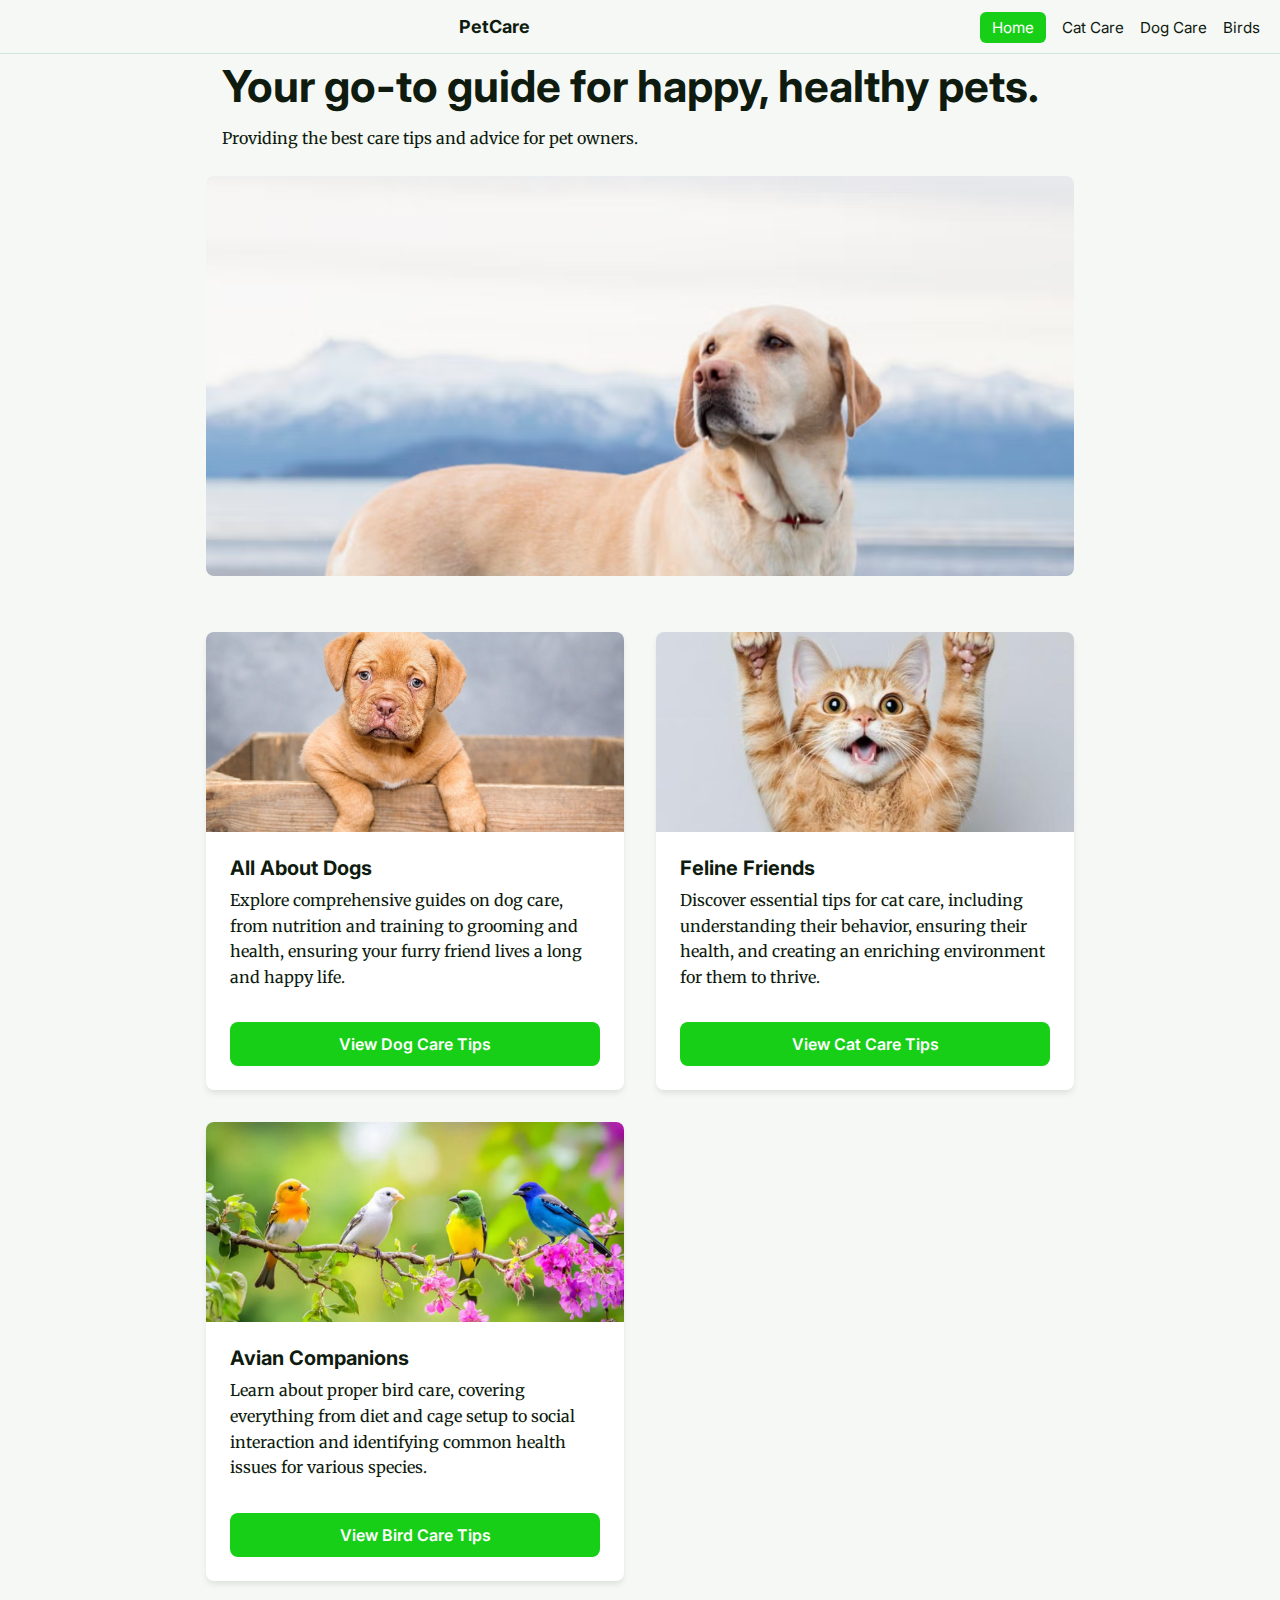
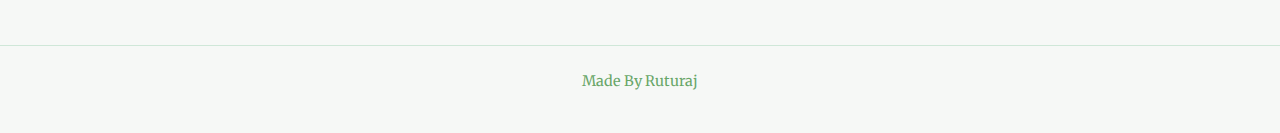
<file: index.html>
<!DOCTYPE html>
<html lang='en'>
<head>
    <meta charset="UTF-8">
    <meta name="viewport" content="width=device-width, initial-scale=1.0">
    <title>PetCare Guide</title>
    <link rel="preconnect" href="https://fonts.googleapis.com">
    <link rel="preconnect" href="https://fonts.gstatic.com" crossorigin>
    <link href="https://fonts.googleapis.com/css2?family=Inter:wght@400;500;600;700;900&family=Merriweather:wght@400;700&display=swap" rel="stylesheet">
    <link rel="stylesheet" href="style.css">
</head>
<body>
    <header>
        <div id="header">
            <span id="logo"></span>
            <h2>PetCare</h2>
            <nav>
                <a href="index.html" id="homeLink">Home</a>
                <a href="cat.html">Cat Care</a>
                <a href="dog.html">Dog Care</a>
                <a href="birds.html">Birds</a>
            </nav>
        </div>
    </header>

                <main>
                    <section>
                        <h1>Your go-to guide for happy, healthy pets.</h1>
                        <p>Providing the best care tips and advice for pet owners.</p>
                    </section>
                    <section style="background-image: url(/images/hero-image.jpg);"></section>
                    <div id="main">
                        <article>
                            <div style="background-image: url(/images/dog-card.jpg);"></div>
                            <div>
                                <h3>All About Dogs</h3>
                                <p>Explore comprehensive guides on dog care, from nutrition and training to grooming and health, ensuring your furry friend lives a long and happy life.</p>
                                <a href="dog.html">View Dog Care Tips</a>
                            </div>
                        </article>
                        <article class="card">
                            <div style="background-image: url(./images/cat-card.jpg);"></div>
                            <div>
                                <h3>Feline Friends</h3>
                                <p>Discover essential tips for cat care, including understanding their behavior, ensuring their health, and creating an enriching environment for them to thrive.</p>
                                <a href="cat.html">View Cat Care Tips</a>
                            </div>
                        </article>
                        <article>
                            <div style="background-image: url(/images/bird-card.jpg);"></div>
                            <div>
                                <h3>Avian Companions</h3>
                                <p>Learn about proper bird care, covering everything from diet and cage setup to social interaction and identifying common health issues for various species.</p>
                                <a href="birds.html">View Bird Care Tips</a>
                            </div>
                        </article>
                    </div>
                </main>

                <footer>
                    <p>Made By Ruturaj</p>
                </footer>
</body>
</html>
</file>
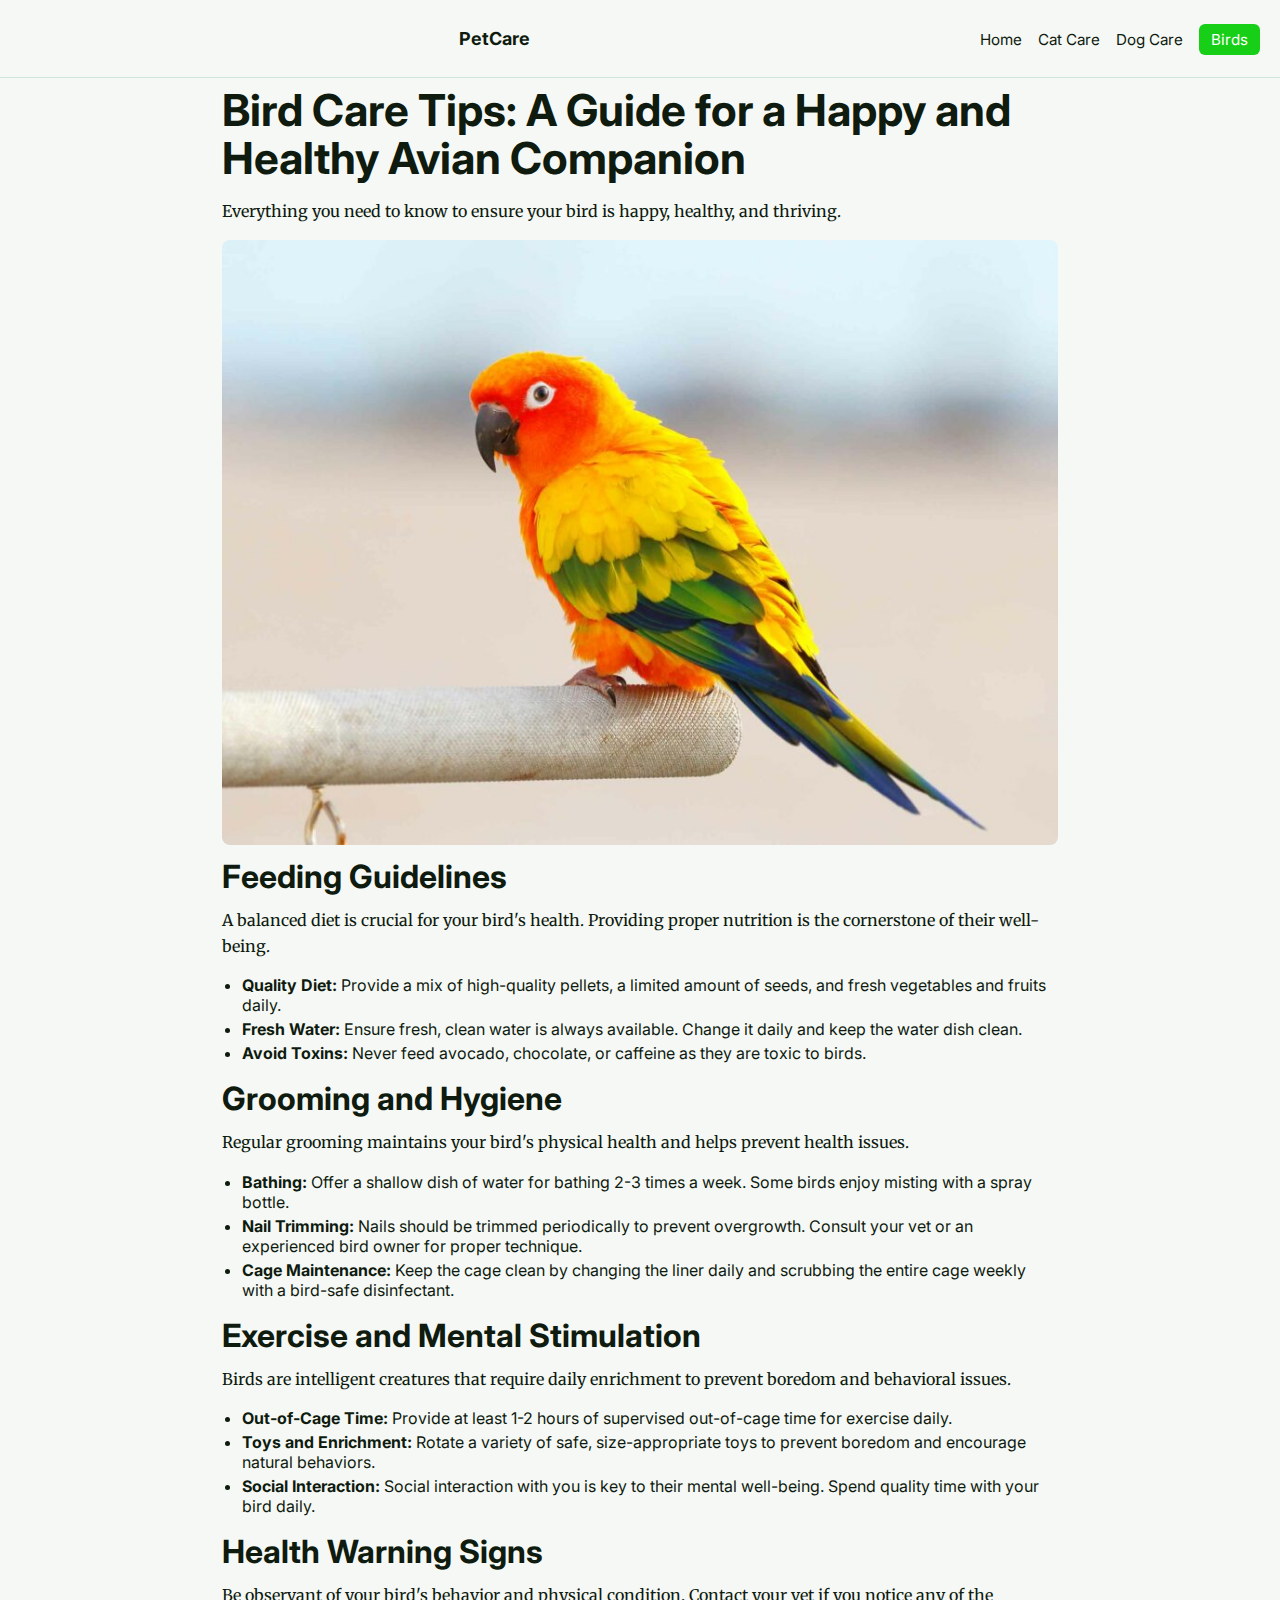
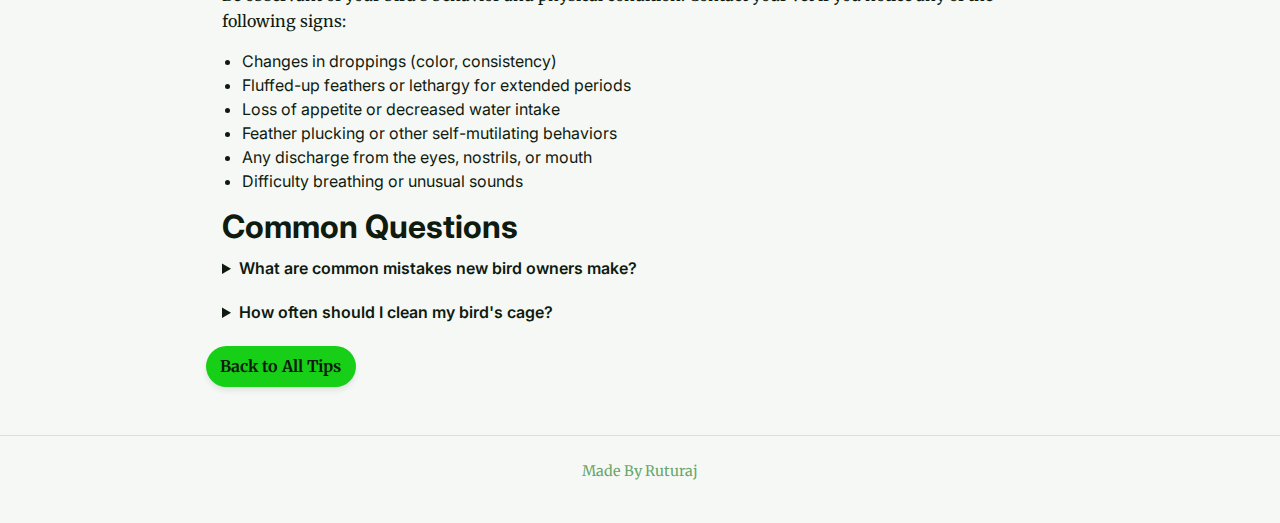
<file: birds.html>
<!DOCTYPE html>
<html lang="en">
<head>
    <meta charset='UTF-8'>
    <meta name="viewport" content="width=device-width, initial-scale=1.0">
    <title>Bird Care Tips - PetCare</title>
    <link rel="preconnect" href="https://fonts.googleapis.com">
    <link rel="preconnect" href="https://fonts.gstatic.com" crossorigin>
    <link href="https://fonts.googleapis.com/css2?family=Inter:wght@400;500;600;700;900&family=Merriweather:wght@400;700&display=swap" rel="stylesheet">
    <link rel="stylesheet" href="birds.css">
</head>
<body>
    <header>
        <div id="header">
            <span id="logo"></span>
            <h2>PetCare</h2>
            <nav>
                <a href="index.html">Home</a>
                <a href="cat.html">Cat Care</a>
                <a href="dog.html">Dog Care</a>
                <a href="birds.html" id="currentLink">Birds</a>
            </nav>
        </div>
    </header>

                <main>
                    <section>
                        <h1>Bird Care Tips: A Guide for a Happy and Healthy Avian Companion</h1>
                        <p>Everything you need to know to ensure your bird is happy, healthy, and thriving.</p>
                    </section>
                    <section>
                        <img src="images/mybird_sun_conure_on_perch-900x651.jpg" alt='A friendly and colorful bird perched on a branch' style="width: 100%; height: auto; display: block;">
                    </section>
                    <section>
                        <h2>Feeding Guidelines</h2>
                        <p>A balanced diet is crucial for your bird's health. Providing proper nutrition is the cornerstone of their well-being.</p>
                        <ul>
                            <li><strong>Quality Diet:</strong> Provide a mix of high-quality pellets, a limited amount of seeds, and fresh vegetables and fruits daily.</li>
                            <li><strong>Fresh Water:</strong> Ensure fresh, clean water is always available. Change it daily and keep the water dish clean.</li>
                            <li><strong>Avoid Toxins:</strong> Never feed avocado, chocolate, or caffeine as they are toxic to birds.</li>
                        </ul>
                    </section>
                    <section>
                        <h2>Grooming and Hygiene</h2>
                        <p>Regular grooming maintains your bird's physical health and helps prevent health issues.</p>
                        <ul>
                            <li><strong>Bathing:</strong> Offer a shallow dish of water for bathing 2-3 times a week. Some birds enjoy misting with a spray bottle.</li>
                            <li><strong>Nail Trimming:</strong> Nails should be trimmed periodically to prevent overgrowth. Consult your vet or an experienced bird owner for proper technique.</li>
                            <li><strong>Cage Maintenance:</strong> Keep the cage clean by changing the liner daily and scrubbing the entire cage weekly with a bird-safe disinfectant.</li>
                        </ul>
                    </section>
                    <section>
                        <h2>Exercise and Mental Stimulation</h2>
                        <p>Birds are intelligent creatures that require daily enrichment to prevent boredom and behavioral issues.</p>
                        <ul>
                            <li><strong>Out-of-Cage Time:</strong> Provide at least 1-2 hours of supervised out-of-cage time for exercise daily.</li>
                            <li><strong>Toys and Enrichment:</strong> Rotate a variety of safe, size-appropriate toys to prevent boredom and encourage natural behaviors.</li>
                            <li><strong>Social Interaction:</strong> Social interaction with you is key to their mental well-being. Spend quality time with your bird daily.</li>
                        </ul>
                    </section>
                    <section>
                        <h2>Health Warning Signs</h2>
                        <p>Be observant of your bird's behavior and physical condition. Contact your vet if you notice any of the following signs:</p>
                        <ul>
                            <li>Changes in droppings (color, consistency)</li>
                            <li>Fluffed-up feathers or lethargy for extended periods</li>
                            <li>Loss of appetite or decreased water intake</li>
                            <li>Feather plucking or other self-mutilating behaviors</li>
                            <li>Any discharge from the eyes, nostrils, or mouth</li>
                            <li>Difficulty breathing or unusual sounds</li>
                        </ul>
                    </section>
                    <section>
                        <h2>Common Questions</h2>
                        <details>
                            <summary>What are common mistakes new bird owners make?</summary>
                            <p>
                                Common mistakes include feeding an all-seed diet, which lacks essential nutrients; using non-stick cookware (Teflon) which can release toxic fumes; neglecting socialization, leading to behavioral issues; and housing birds in a cage that is too small for their species. Always research your bird's specific needs.
                            </p>
                        </details>
                        <details>
                            <summary>How often should I clean my bird's cage?</summary>
                            <p>
                                Spot clean daily by removing droppings and uneaten food. Change cage liners every day. Do a thorough cleaning weekly, including scrubbing all surfaces, perches, and toys with a bird-safe disinfectant. Always ensure everything is completely dry before returning your bird to the cage.
                            </p>
                        </details>
                    </section>
                    <p><a href="index.html">Back to All Tips</a></p>
                </main>

                <footer>
                    <p>Made By Ruturaj</p>
                </footer>
</body>
</html>
</file>
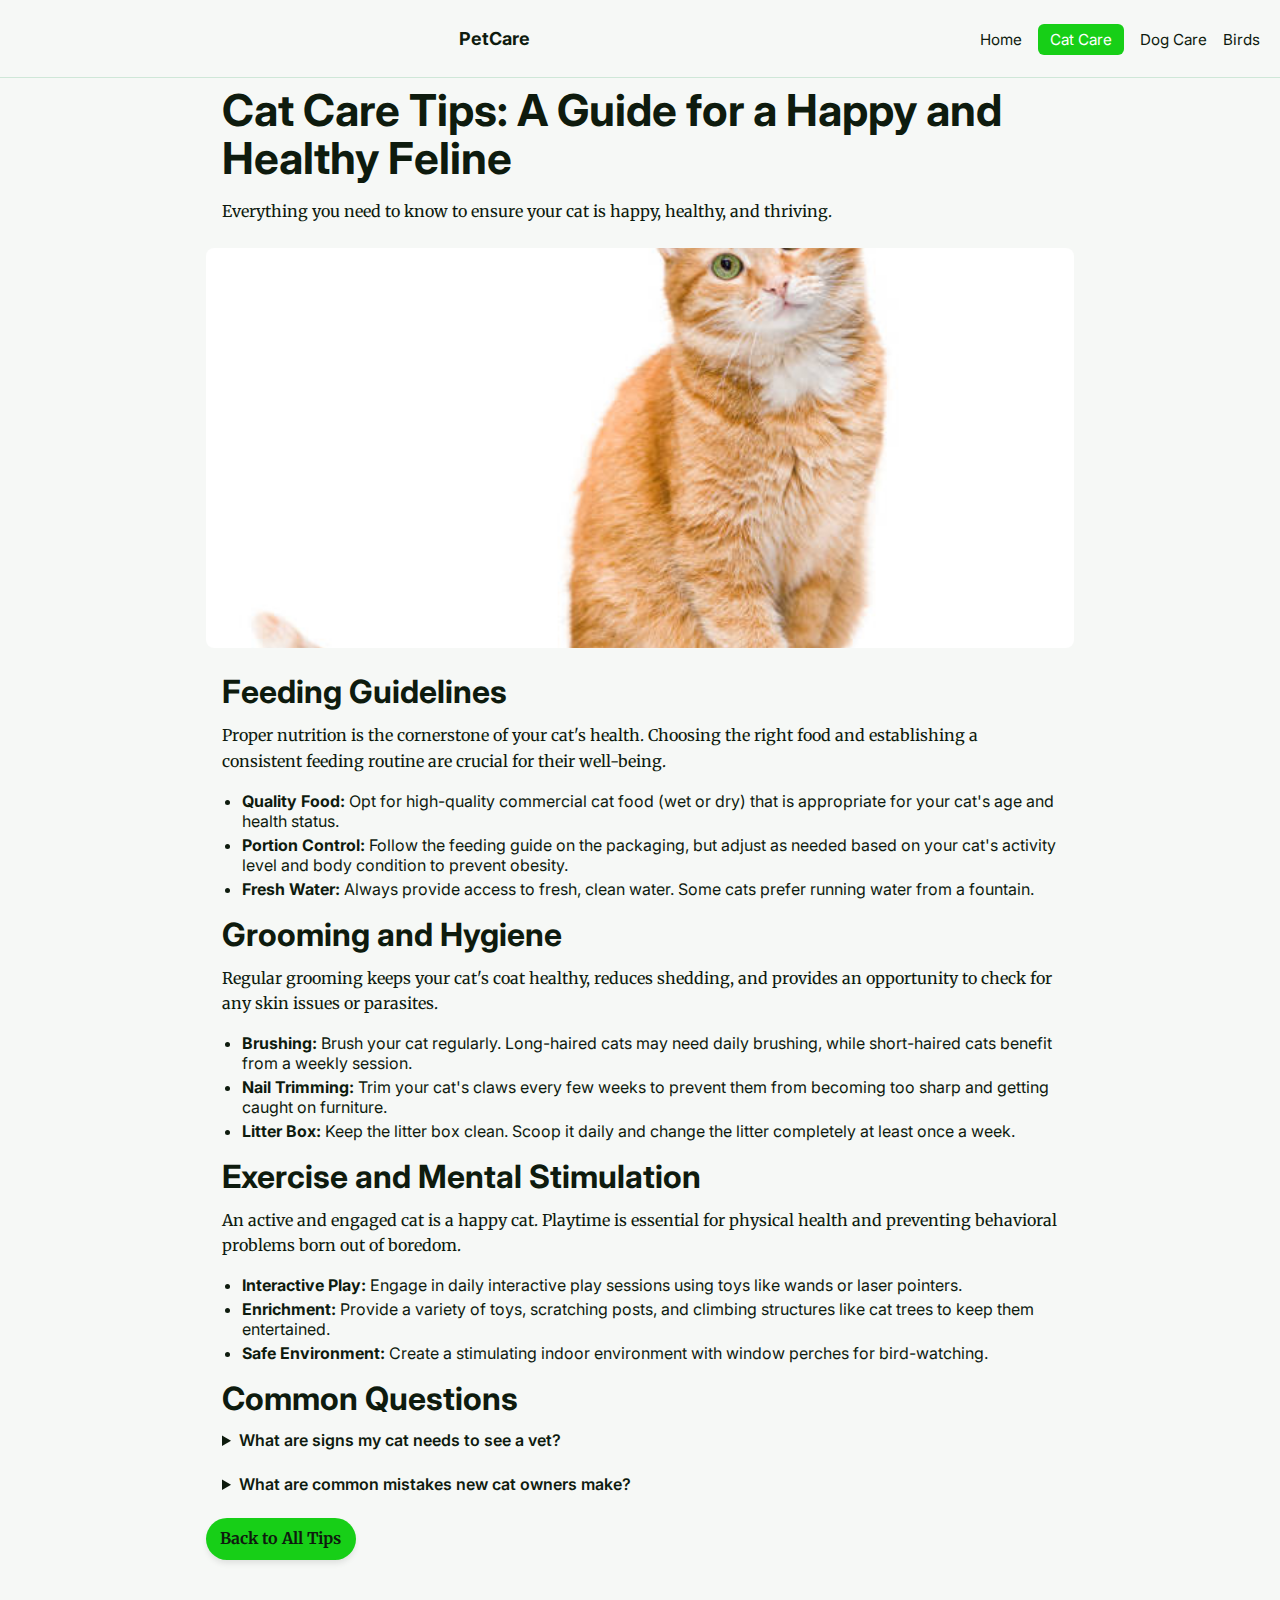
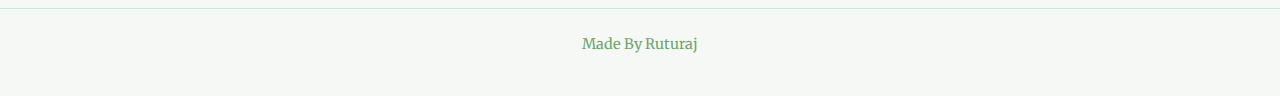
<file: cat.html>
<!DOCTYPE html>
<html lang="en">
<head>
    <meta charset='UTF-8'>
    <meta name="viewport" content="width=device-width, initial-scale=1.0">
    <title>Cat Care Tips - PetCare</title>
    <link rel="preconnect" href="https://fonts.googleapis.com">
    <link rel="preconnect" href="https://fonts.gstatic.com" crossorigin>
    <link href="https://fonts.googleapis.com/css2?family=Inter:wght@400;500;600;700;900&family=Merriweather:wght@400;700&display=swap" rel="stylesheet">
    <link rel="stylesheet" href="cat.css">
</head>
<body>
    <header>
        <div id="header">
            <span id="logo"></span>
            <h2>PetCare</h2>
            <nav>
                <a href="index.html">Home</a>
                <a href="cat.html" id="currentLink">Cat Care</a>
                <a href="dog.html">Dog Care</a>
                <a href="birds.html">Birds</a>
            </nav>
        </div>
    </header>

    <main>
        <section>
            <h1>Cat Care Tips: A Guide for a Happy and Healthy Feline</h1>
            <p>Everything you need to know to ensure your cat is happy, healthy, and thriving.</p>
        </section>
        <section style='background-image: url(/images/istockphoto-1443562748-612x612.jpg);'></section>
        <section>
            <h2>Feeding Guidelines</h2>
            <p>Proper nutrition is the cornerstone of your cat's health. Choosing the right food and establishing a consistent feeding routine are crucial for their well-being.</p>
            <ul>
                <li><strong>Quality Food:</strong> Opt for high-quality commercial cat food (wet or dry) that is appropriate for your cat's age and health status.</li>
                <li><strong>Portion Control:</strong> Follow the feeding guide on the packaging, but adjust as needed based on your cat's activity level and body condition to prevent obesity.</li>
                <li><strong>Fresh Water:</strong> Always provide access to fresh, clean water. Some cats prefer running water from a fountain.</li>
            </ul>
        </section>
                    <section>
                        <h2>Grooming and Hygiene</h2>
                        <p>Regular grooming keeps your cat's coat healthy, reduces shedding, and provides an opportunity to check for any skin issues or parasites.</p>
                        <ul>
                            <li><strong>Brushing:</strong> Brush your cat regularly. Long-haired cats may need daily brushing, while short-haired cats benefit from a weekly session.</li>
                            <li><strong>Nail Trimming:</strong> Trim your cat's claws every few weeks to prevent them from becoming too sharp and getting caught on furniture.</li>
                            <li><strong>Litter Box:</strong> Keep the litter box clean. Scoop it daily and change the litter completely at least once a week.</li>
                        </ul>
                    </section>
                    <section>
                        <h2>Exercise and Mental Stimulation</h2>
                        <p>An active and engaged cat is a happy cat. Playtime is essential for physical health and preventing behavioral problems born out of boredom.</p>
                        <ul>
                            <li><strong>Interactive Play:</strong> Engage in daily interactive play sessions using toys like wands or laser pointers.</li>
                            <li><strong>Enrichment:</strong> Provide a variety of toys, scratching posts, and climbing structures like cat trees to keep them entertained.</li>
                            <li><strong>Safe Environment:</strong> Create a stimulating indoor environment with window perches for bird-watching.</li>
                        </ul>
                    </section>
                    <section>
                        <h2>Common Questions</h2>
                        <details>
                            <summary>What are signs my cat needs to see a vet?</summary>
                            <p>
                                Be alert for changes in appetite or thirst, lethargy, hiding, vomiting, diarrhea, changes in litter box habits, or difficulty breathing. If you notice any of these signs, it's best to consult your veterinarian promptly.
                            </p>
                        </details>
                        <details>
                            <summary>What are common mistakes new cat owners make?</summary>
                            <p>
                                Common mistakes include overfeeding, which leads to obesity; punishing them for natural behaviors like scratching; ignoring regular veterinary check-ups; and not providing enough environmental enrichment, which can lead to boredom and stress.
                            </p>
                        </details>
                    </section>
                    <p><a href="index.html">Back to All Tips</a></p>
                </main>

                <footer>
                    <p>Made By Ruturaj</p>
                </footer>
</body>
</html>
</file>
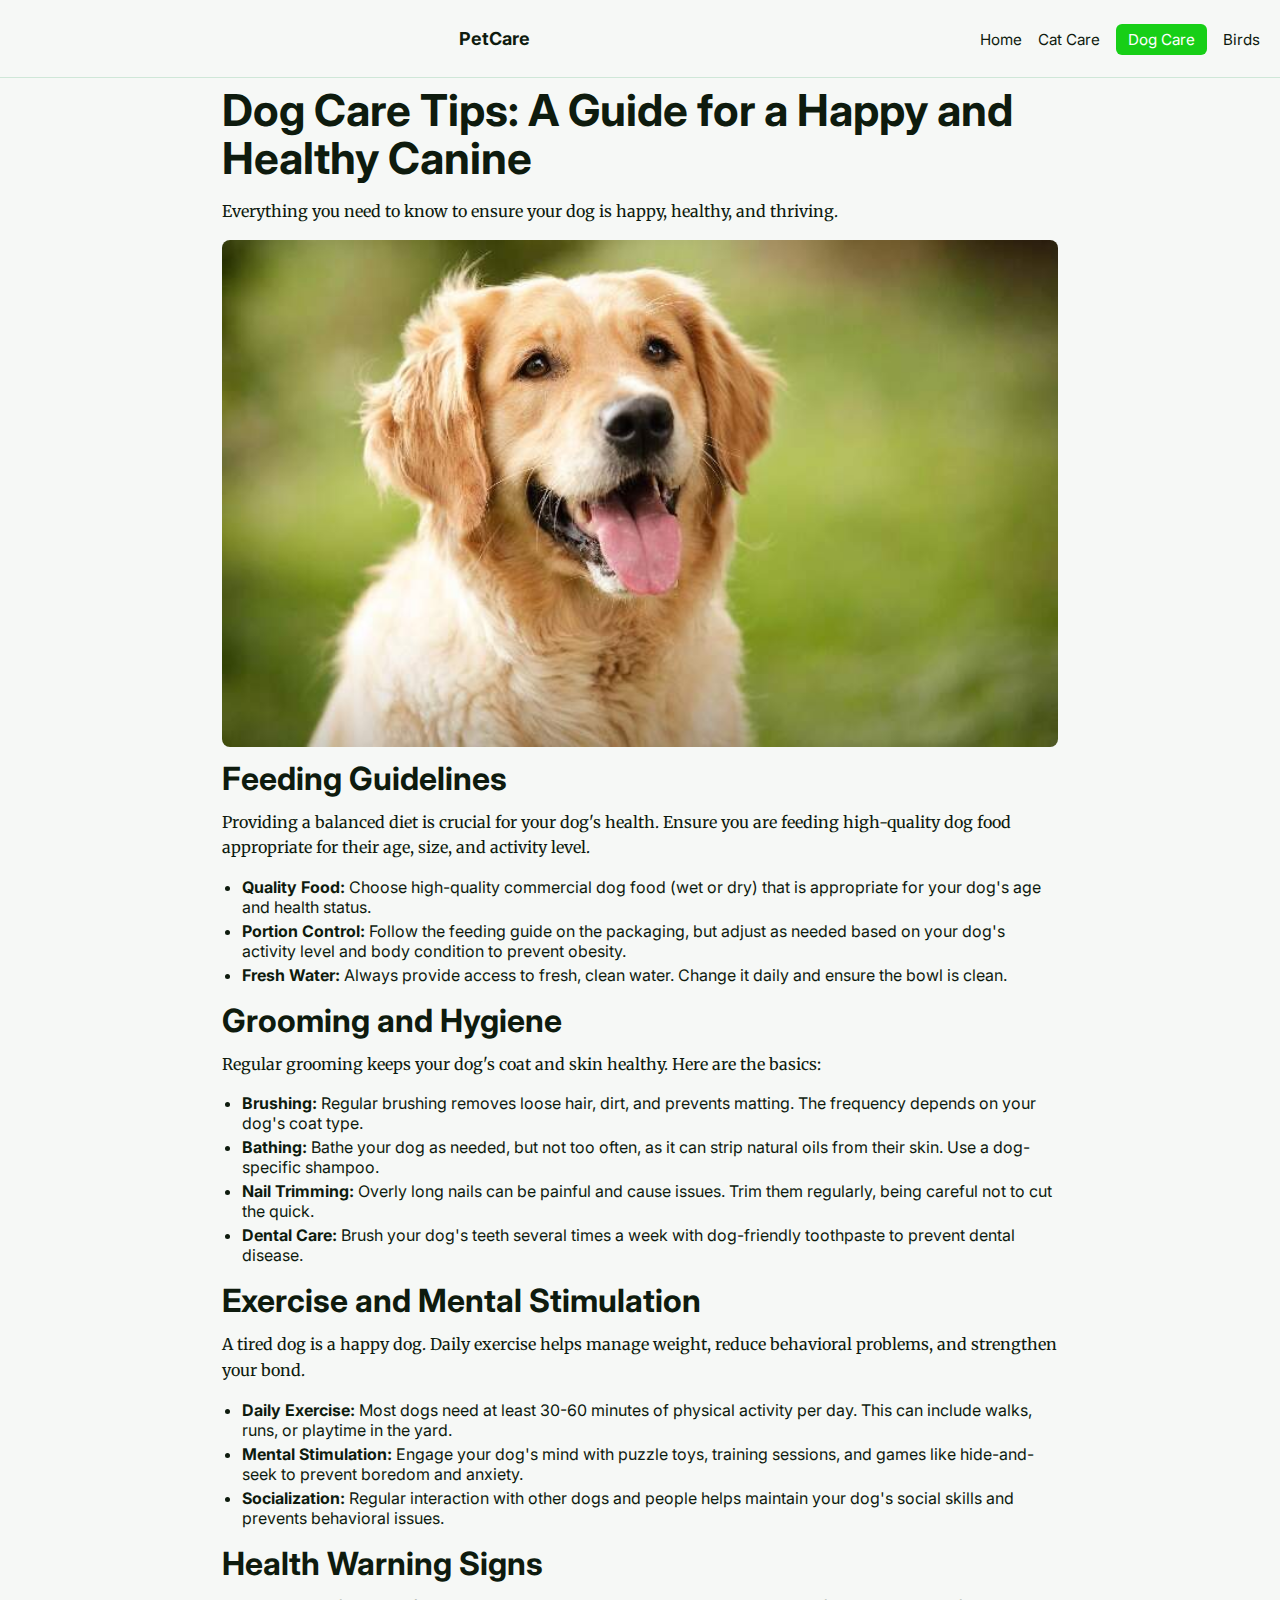
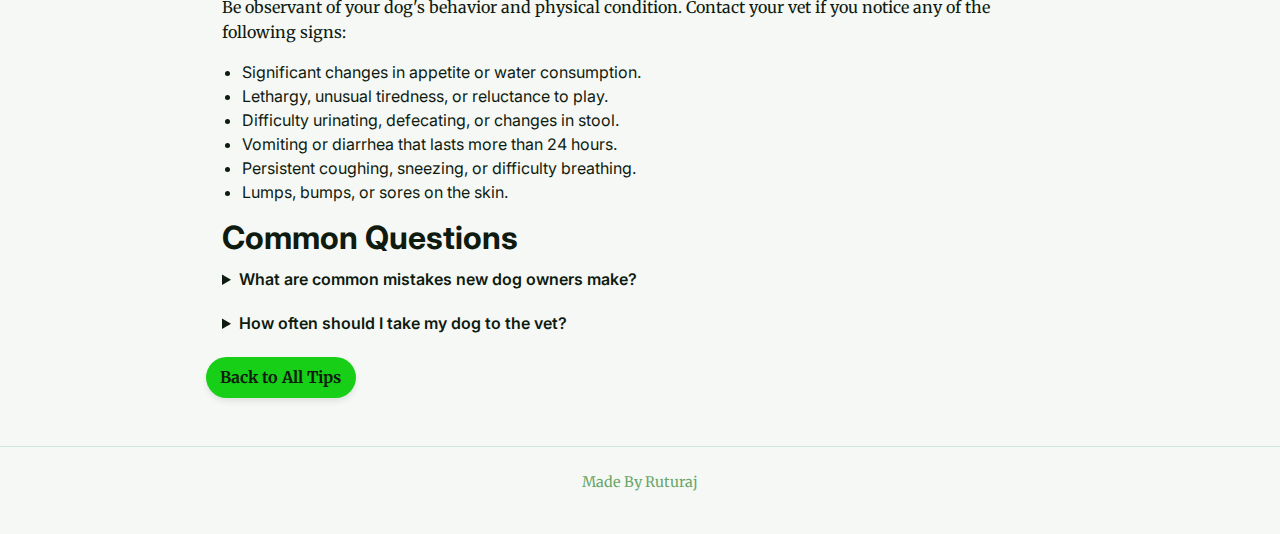
<file: dog.html>
<!DOCTYPE html>
<html lang='en'>
<head>
    <meta charset="UTF-8">
    <meta name="viewport" content="width=device-width, initial-scale=1.0">
    <title>Dog Care Tips - PetCare</title>
    <link rel="preconnect" href="https://fonts.googleapis.com">
    <link rel="preconnect" href="https://fonts.gstatic.com" crossorigin>
    <link href="https://fonts.googleapis.com/css2?family=Inter:wght@400;500;600;700;900&family=Merriweather:wght@400;700&display=swap" rel="stylesheet">
    <link rel="stylesheet" href="dog.css">
</head>
<body>
    <header>
        <div id="header">
            <span id="logo"></span>
            <h2>PetCare</h2>
            <nav>
                <a href="index.html">Home</a>
                <a href="cat.html">Cat Care</a>
                <a href="dog.html" id="currentLink">Dog Care</a>
                <a href="birds.html">Birds</a>
            </nav>
        </div>
    </header>

                <main>
                    <section>
                        <h1>Dog Care Tips: A Guide for a Happy and Healthy Canine</h1>
                        <p>Everything you need to know to ensure your dog is happy, healthy, and thriving.</p>
                    </section>
                    <section>
                        <img src='/images/golden-retriever-tongue-out.jpg' alt="A friendly golden retriever smiling in a bright, clean setting" style="width: 100%; height: auto; display: block;">
                    </section>
                    <section>
                        <h2>Feeding Guidelines</h2>
                        <p>Providing a balanced diet is crucial for your dog's health. Ensure you are feeding high-quality dog food appropriate for their age, size, and activity level.</p>
                        <ul>
                            <li><strong>Quality Food:</strong> Choose high-quality commercial dog food (wet or dry) that is appropriate for your dog's age and health status.</li>
                            <li><strong>Portion Control:</strong> Follow the feeding guide on the packaging, but adjust as needed based on your dog's activity level and body condition to prevent obesity.</li>
                            <li><strong>Fresh Water:</strong> Always provide access to fresh, clean water. Change it daily and ensure the bowl is clean.</li>
                        </ul>
                    </section>
                    <section>
                        <h2>Grooming and Hygiene</h2>
                        <p>Regular grooming keeps your dog's coat and skin healthy. Here are the basics:</p>
                        <ul>
                            <li><strong>Brushing:</strong> Regular brushing removes loose hair, dirt, and prevents matting. The frequency depends on your dog's coat type.</li>
                            <li><strong>Bathing:</strong> Bathe your dog as needed, but not too often, as it can strip natural oils from their skin. Use a dog-specific shampoo.</li>
                            <li><strong>Nail Trimming:</strong> Overly long nails can be painful and cause issues. Trim them regularly, being careful not to cut the quick.</li>
                            <li><strong>Dental Care:</strong> Brush your dog's teeth several times a week with dog-friendly toothpaste to prevent dental disease.</li>
                        </ul>
                    </section>
                    <section>
                        <h2>Exercise and Mental Stimulation</h2>
                        <p>A tired dog is a happy dog. Daily exercise helps manage weight, reduce behavioral problems, and strengthen your bond.</p>
                        <ul>
                            <li><strong>Daily Exercise:</strong> Most dogs need at least 30-60 minutes of physical activity per day. This can include walks, runs, or playtime in the yard.</li>
                            <li><strong>Mental Stimulation:</strong> Engage your dog's mind with puzzle toys, training sessions, and games like hide-and-seek to prevent boredom and anxiety.</li>
                            <li><strong>Socialization:</strong> Regular interaction with other dogs and people helps maintain your dog's social skills and prevents behavioral issues.</li>
                        </ul>
                    </section>
                    <section>
                        <h2>Health Warning Signs</h2>
                        <p>Be observant of your dog's behavior and physical condition. Contact your vet if you notice any of the following signs:</p>
                        <ul>
                            <li>Significant changes in appetite or water consumption.</li>
                            <li>Lethargy, unusual tiredness, or reluctance to play.</li>
                            <li>Difficulty urinating, defecating, or changes in stool.</li>
                            <li>Vomiting or diarrhea that lasts more than 24 hours.</li>
                            <li>Persistent coughing, sneezing, or difficulty breathing.</li>
                            <li>Lumps, bumps, or sores on the skin.</li>
                        </ul>
                    </section>
                    <section>
                        <h2>Common Questions</h2>
                        <details>
                            <summary>What are common mistakes new dog owners make?</summary>
                            <p>
                                Common mistakes include inconsistent training, which can confuse your dog; lack of socialization during puppyhood, leading to behavioral issues; ignoring regular veterinary check-ups for preventative care; and humanizing dog behavior, which can lead to misunderstanding and ineffective training.
                            </p>
                        </details>
                        <details>
                            <summary>How often should I take my dog to the vet?</summary>
                            <p>
                                Puppies should visit the vet every 3-4 weeks until they're 16 weeks old for vaccinations and check-ups. Adult dogs should have an annual wellness exam, and senior dogs (7+ years) should visit every 6 months. Always consult your veterinarian for a schedule tailored to your dog's needs.
                            </p>
                        </details>
                    </section>
                    <p><a href="index.html">Back to All Tips</a></p>
                </main>

                <footer>
                    <p>Made By Ruturaj</p>
                </footer>
</body>
</html>
</file>
<file: style.css>
* { box-sizing: border-box; margin: 0; padding: 0; }

body {
  font-family: 'Inter', 'Arial', sans-serif;
  background-color: #f6f8f6;
  color: #0e1b0e;
  min-height: 100vh;
  display: flex;
  flex-direction: column;
}

a { 
  text-decoration: none; 
  color: inherit; 
}

header { 
  display: block; 
}
#header { 
  display:flex; 
  align-items:center; 
  justify-content:space-between; 
  padding:1rem 1.25rem; 
  border-bottom:1px solid rgba(168,213,186,0.5); 
}

header h2 { 
  font-size:1.125rem; 
  font-weight:700; 
}

nav a { 
  font-size:0.95rem; 
  color:#0e1b0e;
  margin-left:0.75rem; 
}
#homeLink { 
  background-color: #17cf17; 
  color: white; 
  padding:0.375rem 0.75rem; 
  border-radius:0.375rem; 
}

main { 
  flex:1 1 auto; 
  padding:1rem; 
}

section[style*="background-image"] { 
    background-size: cover; 
    background-position: center; 
    border-radius: 0.5rem; 
    margin: 1.5rem 0;
    height: 400px;
}

#main {
    display: grid;
    grid-template-columns: repeat(auto-fit, minmax(300px, 1fr));
    gap: 2rem;
    padding: 2rem 0;
}

article {
    background: white;
    border-radius: 0.5rem;
    overflow: hidden;
    box-shadow: 0 4px 6px -1px rgba(0, 0, 0, 0.1);
}

article > div:first-child {
    height: 200px;
    background-size: cover;
    background-position: center;
    background-repeat: no-repeat;
}

article > div:last-child {
    padding: 1.5rem;
}

article h3 {
    margin-top: 0;
    color: #0e1b0e;
}

article a {
    display: inline-block;
    width: 100%;
    padding: 0.75rem 1.5rem;
    background-color: #17cf17;
    color: white;
    border-radius: 0.5rem;
    text-decoration: none;
    margin-top: 1rem;
    text-align: center;
    font-weight: 600;
    font-family: 'Inter', 'Arial', sans-serif;
}

article a:hover {
    background-color: #14b814;
}

main, section { 
  max-width: 900px; 
  margin: 0 auto; 
  padding: 0 1rem; 
}

h1 { 
  font-family: 'Inter', 'Arial', sans-serif; 
  font-size: 2rem; 
  line-height: 1.1; 
  margin: 0.5rem 0 1rem; 
  color: #0e1b0e; 
}
h3 { 
  font-family: 'Inter', 'Arial', sans-serif; 
  font-size: 1.25rem; 
  margin: 0.5rem 0; 
}

p { 
  margin: 0 0 1rem 0; 
  line-height: 1.6; 
  color: #0e1b0e; 
  font-family: 'Merriweather', 'Georgia', serif; 
}

footer { 
  padding: 1.5rem 1.25rem; 
  text-align: center; 
  border-top: 1px solid rgba(168,213,186,0.5); 
  margin-top: 2rem; 
}
footer p { 
  color: rgba(78,151,78,0.85); 
  font-size:0.9rem; 
}

@media (min-width: 768px) {
  h1 { font-size: 2.75rem; }
}
</file>
<file: birds.css>
* { 
  box-sizing: border-box; 
  margin: 0; 
  padding: 0; 
}

body {
  font-family: 'Inter', 'Arial', sans-serif;
  background-color: #f6f8f6;
  color: #0e1b0e;
  min-height: 100vh;
  display: flex;
  flex-direction: column;
}

a { 
  text-decoration: none; 
  color: inherit; 
}
img { 
  max-width: 100%; 
  height: auto; 
  display: block; 
  border-radius: 0.5rem; 
}

header { 
  display: block; 
}
#header { 
  display:flex; 
  align-items:center; 
  justify-content:space-between; 
  padding:1rem 1.25rem; 
  border-bottom:1px solid rgba(168,213,186,0.5); 
}

header h2 { 
  font-size:1.125rem; 
  font-weight:700; 

}

nav a { 
  font-size:0.95rem; 
  color:#0e1b0e; 
  margin-left:0.75rem;
 }
#currentLink { 
  background-color: #17cf17; 
  color: white; 
  padding:0.375rem 0.75rem;
  border-radius:0.375rem; 
}

main { 
  flex:1 1 auto; 
  padding:1rem;
 }

main, section {
  
  max-width: 900px;
  margin: 0 auto; 
  padding: 0 1rem; 
  }

h1 { 
  font-family: 'Inter', 'Arial', sans-serif; 
  font-size: 2rem; 
  line-height: 1.1; 
  
  margin: 0.5rem 0 1rem; 
  color: #0e1b0e; 
}
h2 { 
  font-family: 'Inter', 'Arial', sans-serif; 
  font-size: 1.5rem; 
  margin: 0.75rem 0; 
  color: #0e1b0e; 
}

p { 
  margin: 0 0 1rem 0; 
  line-height: 1.6; 
  color: #0e1b0e; 
  font-family: 'Merriweather', 'Georgia', serif;
 }

ul { 
  margin: 0 0 1rem 1.25rem;
 }
li { 
  margin: 0.25rem 0; 
}

details { 
  margin: 0 0 1rem 0; 
}
details summary { 
  cursor: pointer; 
  font-weight: 600;
   margin-bottom: 0.5rem;
   }
details p { 
  margin: 0 0 0.75rem 0; 
}

main a, section a {
   color: #17cf17; 
   text-decoration: underline; 
  }

p > a[href="index.html"] {
  display: inline-block;
  background-color: #17cf17;
  color: #0e1b0e;
  padding: 0.5rem 0.9rem;
  border-radius: 9999px;
  font-weight: 700;
  text-decoration: none;
  box-shadow: 0 4px 6px -1px rgba(0, 0, 0, 0.1);
}

p > a[href="index.html"]:hover {
  background-color: #14b814;
}

footer { 
  padding: 1.5rem 1.25rem; 
  text-align: center; 
  border-top: 1px solid rgba(168,213,186,0.5); 
  margin-top: 2rem; 
}
footer p { 
  color: rgba(78,151,78,0.85); 
  font-size:0.9rem; 
}

@media (min-width: 768px) {
  h1 { font-size: 2.75rem; }
  h2 { font-size: 2rem; }
}
</file>
<file: cat.css>
* {
   box-sizing: border-box; 
  margin: 0;
   padding: 0; 
  }

body {
  font-family: 'Inter', 'Arial', sans-serif;
  background-color: #f6f8f6;
  color: #0e1b0e;
  min-height: 100vh;
  display: flex;
  flex-direction: column;
}

a { 
  text-decoration: none; 
  color: inherit; 
}

header { 
  display: block;
 }
#header { 
  display:flex; 
  align-items:center; 
  justify-content:space-between; 
  padding:1rem 1.25rem; 
  border-bottom:1px solid rgba(168,213,186,0.5); 
}

header h2 { 
  font-size:1.125rem; 
  font-weight:700;
 }

nav a { 
  font-size:0.95rem; 
  color:#0e1b0e; 
  margin-left:0.75rem;
 }
#currentLink { 
  background-color: #17cf17; 
  color: white;
   padding:0.375rem 0.75rem; 
   border-radius:0.375rem; 
  }

main {
  flex:1 1 auto; 
  padding:1rem; 
}

section[style*="background-image"] { 
    background-size: cover; 
    background-position: center; 
    border-radius: 0.5rem; 
    margin: 1.5rem 0;
    height: 400px; 
}

main, section { 
  max-width: 900px; 
  margin: 0 auto; 
  padding: 0 1rem; 
}

h1 { 
  font-family: 'Inter', 'Arial', sans-serif;
 font-size: 2rem; 
 line-height: 1.1; 
  margin: 0.5rem 0 1rem; 
  color: #0e1b0e; 
}
h2 {
   font-family: 'Inter', 'Arial', sans-serif; 
   font-size: 1.5rem; 
   margin: 0.75rem 0; 
   color: #0e1b0e; 
  }

p {
  margin: 0 0 1rem 0; 
  line-height: 1.6; 
  color: #0e1b0e; 
  font-family: 'Merriweather', 'Georgia', serif; 
}

ul { 
  margin: 0 0 1rem 1.25rem; 
}
li { 
  margin: 0.25rem 0; 
}

details { 
  margin: 0 0 1rem 0; 
}
details summary { 
  cursor: pointer; 
  font-weight: 600; 
  margin-bottom: 0.5rem; 
}
details p { 
  margin: 0 0 0.75rem 0; 
}

main a, section a { 
  color: #17cf17; 
  text-decoration: underline; 
}

p > a[href="index.html"] {
  display: inline-block;
  background-color: #17cf17;
  color: #0e1b0e;
  padding: 0.5rem 0.9rem;
  border-radius: 9999px;
  font-weight: 700;
  text-decoration: none;
  box-shadow: 0 4px 6px -1px rgba(0, 0, 0, 0.1);
}

p > a[href="index.html"]:hover {
  background-color: #14b814;
}

footer { 
  padding: 1.5rem 1.25rem; 
  text-align: center; 
  border-top: 1px solid rgba(168,213,186,0.5); 
  margin-top: 2rem; 
}
footer p { 
  color: rgba(78,151,78,0.85); 
  font-size:0.9rem; 
}

@media (min-width: 768px) {
  h1 { font-size: 2.75rem; }
  h2 { font-size: 2rem; }
}
</file>
<file: dog.css>
* { 
    box-sizing: border-box; 
    margin: 0;
    padding: 0; 
}

body {
  font-family: 'Inter', 'Arial', sans-serif;
  background-color: #f6f8f6;
  color: #0e1b0e;
  min-height: 100vh;
  display: flex;
  flex-direction: column;
}

a { 
    text-decoration: none;
     color: inherit;
     }
img { max-width: 100%;
     height: auto;
      display: block;
      border-radius: 0.5rem;
     }

header {
     display: block;
 }
#header { 
    display:flex;
    align-items:center;
    justify-content:space-between;
    padding:1rem 1.25rem; 
    border-bottom:1px solid rgba(168,213,186,0.5); }

header h2 { font-size:1.125rem; font-weight:700; }

nav a { 
    font-size:0.95rem; 
    color:#0e1b0e; 
    margin-left:0.75rem; 
}
#currentLink { 
    background-color: #17cf17; 
    color: white; 
    padding:0.375rem 0.75rem; 
    border-radius:0.375rem; 
}

main { 
    flex:1 1 auto; 
    padding:1rem;
 }

main, section { max-width: 900px; margin: 0 auto; padding: 0 1rem; }

h1 { 
    font-family: 'Inter', 'Arial', sans-serif; 
    font-size: 2rem; 
    line-height: 1.1; 
    margin: 0.5rem 0 1rem; 
    color: #0e1b0e; 
}
h2 {
     font-family: 'Inter', 'Arial', sans-serif; 
     font-size: 1.5rem; 
     margin: 0.75rem 0; 
     color: #0e1b0e; 
    }

p { 
    margin: 0 0 1rem 0; 
    line-height: 1.6; 
    color: #0e1b0e; 
    font-family: 'Merriweather', 'Georgia', serif; 
}

ul {
     margin: 0 0 1rem 1.25rem;
     }
li { 
    margin: 0.25rem 0; 
}

details { 
    margin: 0 0 1rem 0; 
}
details summary { 
    cursor: pointer; 
    font-weight: 600; 
    margin-bottom: 0.5rem;
 }
details p { 
    margin: 0 0 0.75rem 0; 
}

main a, section a { 
    color: #17cf17;
     text-decoration: underline;
     }

p > a[href="index.html"] {
  display: inline-block;
  background-color: #17cf17;
  color: #0e1b0e;
  padding: 0.5rem 0.9rem;
  border-radius: 9999px;
  font-weight: 700;
  text-decoration: none;
  box-shadow: 0 4px 6px -1px rgba(0, 0, 0, 0.1);
}

p > a[href="index.html"]:hover {
  background-color: #14b814;
}

footer { 
    padding: 1.5rem 1.25rem; 
    text-align: center; 
    border-top: 1px solid rgba(168,213,186,0.5); 
    margin-top: 2rem; 
}
footer p { 
    color: rgba(78,151,78,0.85); 
    font-size:0.9rem; 
}

@media (min-width: 768px) {
  h1 { font-size: 2.75rem; }
  h2 { font-size: 2rem; }
}
</file>
